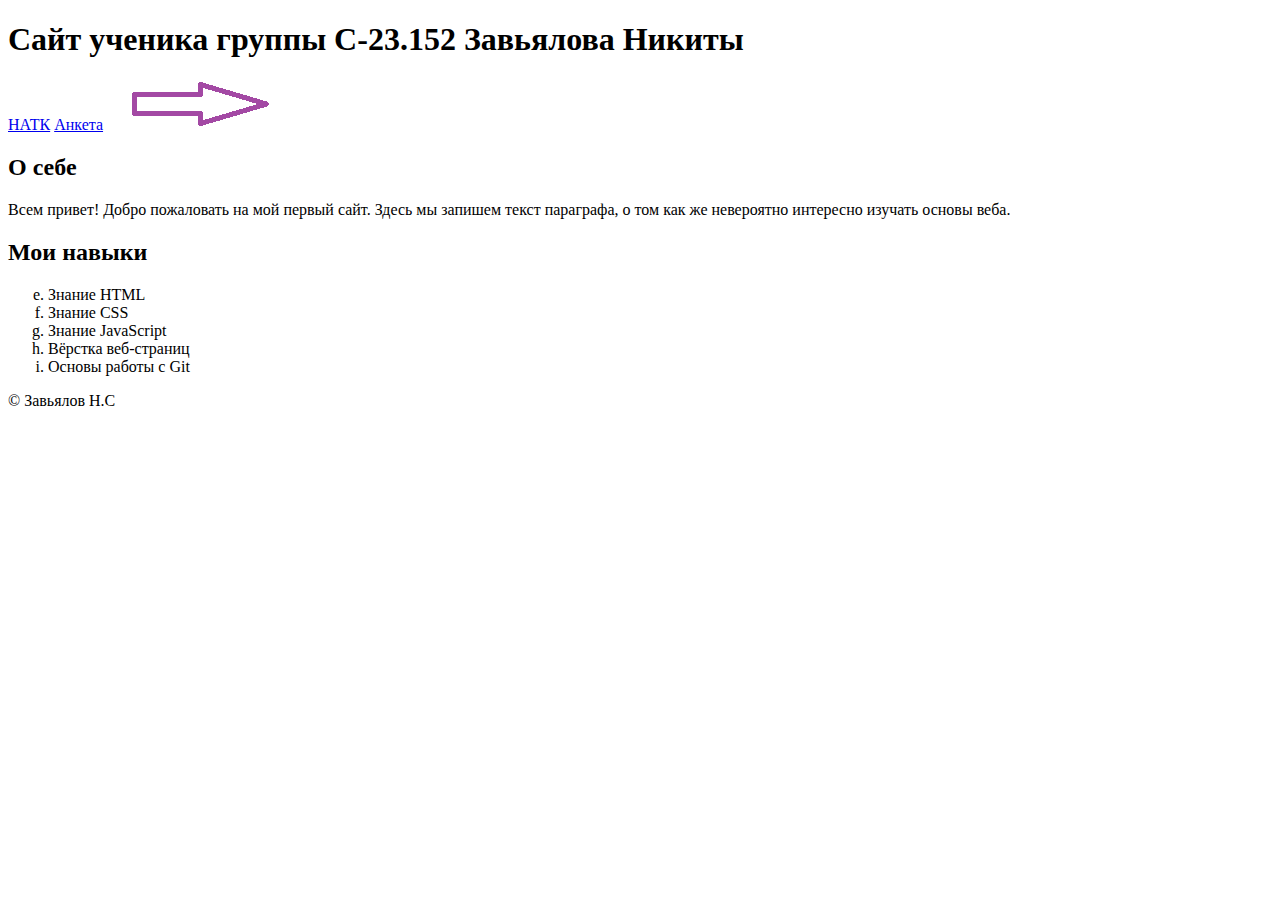
<file: 1 задание/index.html>
<!DOCTYPE html>
<html>
<head>
    <meta charset="utf-8">
    <meta name="keywords" content="вёрстка, HTML, CSS, обучение">
    <meta name="description" content="Мой первый сайт">
    <title>Сайт ученика группы С-23.152 Завьялова Никиты</title>
</head>
<body>
    <header>
        <h1>Сайт ученика группы С-23.152 Завьялова Никиты</h1>
    </header>

    <nav>
        <a href="https://natk.ru/" target="_blank">НАТК</a>
        <a href="form.html" download>Анкета</a>
        <a href="https://natk.ru/" target="_blank">
            <img src="button.png" alt="Кнопка мечты" width="200" height="50">
        </a>
    </nav>

    <main>
        <section>
            <h2>О себе</h2>
            <p>Всем привет! Добро пожаловать на мой первый сайт. Здесь мы запишем текст параграфа, о том как же невероятно интересно изучать основы веба.</p>
        </section>

        <section>
            <h2>Мои навыки</h2>
            <ol start="5" type="a">
                <li>Знание HTML</li>
                <li>Знание CSS</li>
                <li>Знание JavaScript</li>
                <li>Вёрстка веб-страниц</li>
                <li>Основы работы с Git</li>
            </ol>
        </section>
    </main>

    <footer>
        <p>&#0169; Завьялов Н.С</p>
    </footer>
</body>
</html>
</file>
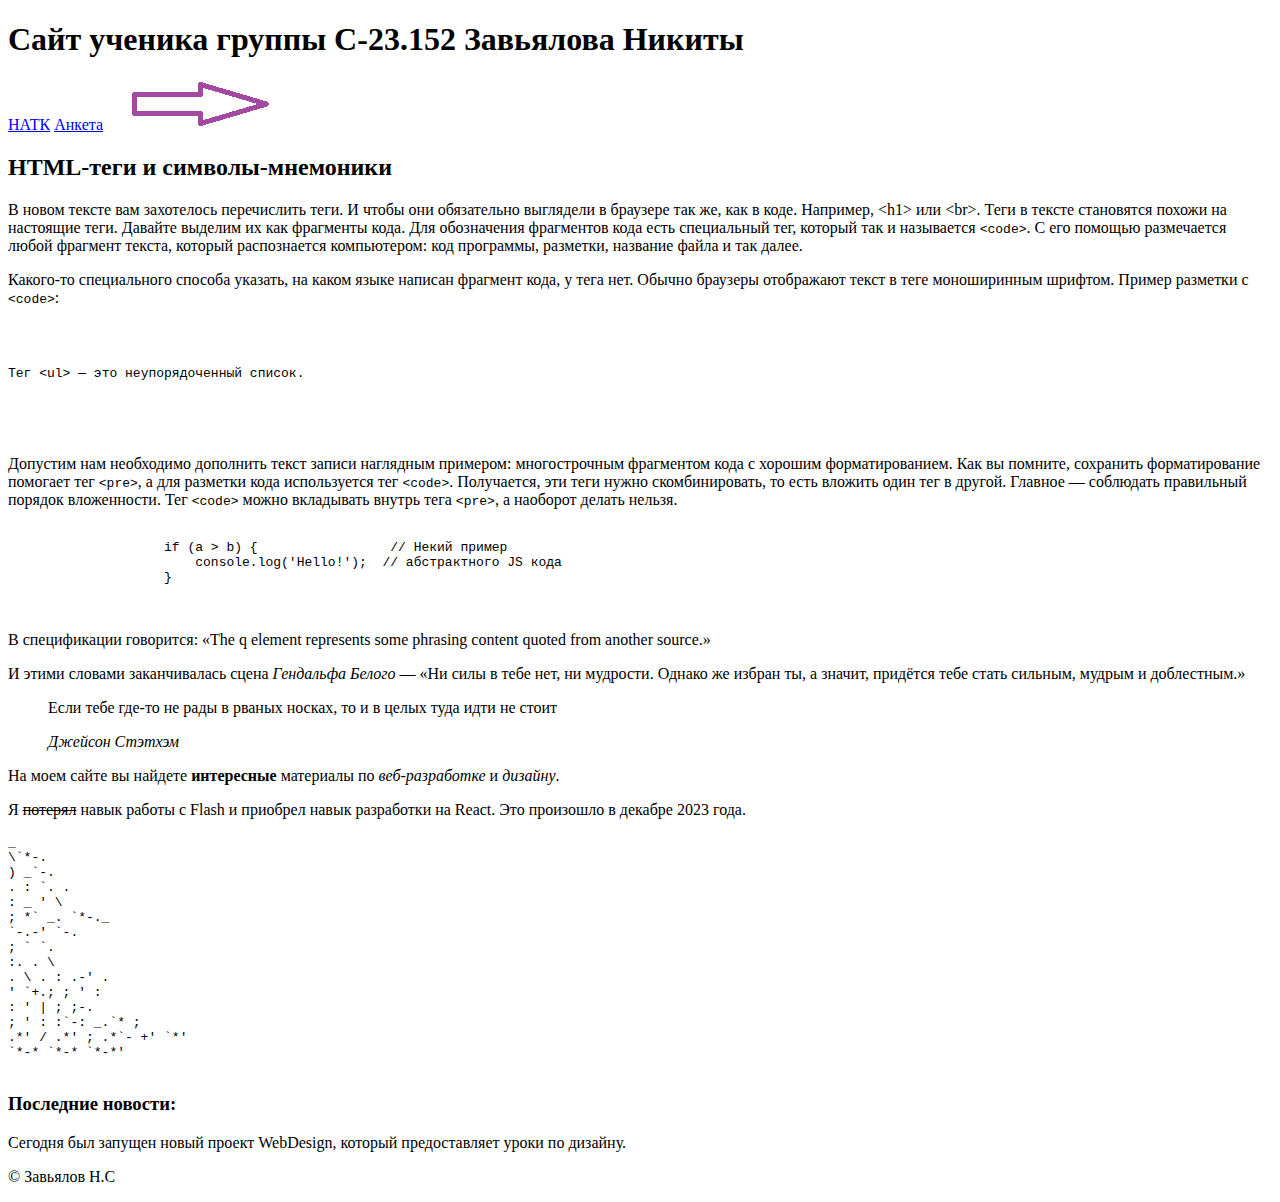
<file: 2 задание/index.html>
<!DOCTYPE html>
<html lang="ru">
  <head>
    <meta charset="UTF-8" />
    <meta name="viewport" content="width=device-width, initial-scale=1.0" />
    <title>Сайт ученика группы С-23.152 Завьялова Никиты</title>
  </head>
  <body>
    <header>
      <h1>Сайт ученика группы С-23.152 Завьялова Никиты</h1>
    </header>

    <nav>
      <a href="https://natk.ru/" target="_blank">НАТК</a>
      <a href="form.html" download>Анкета</a>
      <a href="https://natk.ru/" target="_blank">
        <img src="button.png" alt="Кнопка мечты" width="200" height="50" />
      </a>
    </nav>

    <main>
      <section>
        <h2>HTML-теги и символы-мнемоники</h2>
        <p>
          В новом тексте вам захотелось перечислить теги. И чтобы они
          обязательно выглядели в браузере так же, как в коде. Например,
          &lt;h1&gt; или &lt;br&gt;. Теги в тексте становятся похожи на
          настоящие теги. Давайте выделим их как фрагменты кода. Для обозначения
          фрагментов кода есть специальный тег, который так и называется
          <code>&lt;code&gt;</code>. С его помощью размечается любой фрагмент
          текста, который распознается компьютером: код программы, разметки,
          название файла и так далее.
        </p>

        <p>
          Какого-то специального способа указать, на каком языке написан
          фрагмент кода, у тега нет. Обычно браузеры отображают текст в теге
          моноширинным шрифтом. Пример разметки с <code>&lt;code&gt;</code>:
        </p>

        <pre>
                <code>
                    <p>Тег <code>&lt;ul&gt;</code> — это неупорядоченный список.</p>
                </code>
            </pre>

        <p>
          Допустим нам необходимо дополнить текст записи наглядным примером:
          многострочным фрагментом кода с хорошим форматированием. Как вы
          помните, сохранить форматирование помогает тег
          <code>&lt;pre&gt;</code>, а для разметки кода используется тег
          <code>&lt;code&gt;</code>. Получается, эти теги нужно скомбинировать,
          то есть вложить один тег в другой. Главное — соблюдать правильный
          порядок вложенности. Тег <code>&lt;code&gt;</code> можно вкладывать
          внутрь тега <code>&lt;pre&gt;</code>, а наоборот делать нельзя.
        </p>

        <pre>
                <code>
                    if (a > b) {                 // Некий пример
                        console.log('Hello!');  // абстрактного JS кода
                    }
                </code>
            </pre>

        <p>
          В спецификации говорится:
          <q cite="https://www.w3.org/TR/html52/"
            >The q element represents some phrasing content quoted from another
            source.</q
          >
        </p>

        <p>
          И этими словами заканчивалась сцена<cite> Гендальфа Белого</cite> —
          <q
            >Ни силы в тебе нет, ни мудрости. Однако же избран ты, а значит,
            придётся тебе стать сильным, мудрым и доблестным.</q
          >
        </p>

        <blockquote>
          <p>
            Если тебе где-то не рады в рваных носках, то и в целых туда идти не
            стоит
          </p>
          <cite>Джейсон Стэтхэм</cite>
        </blockquote>

        <p>
          На моем сайте вы найдете <strong>интересные</strong> материалы по
          <em>веб-разработке</em> и <em>дизайну</em>.
        </p>

        <p>
            <p>Я <del>потерял</del> навык работы с Flash и приобрел</ins> навык разработки на React. Это произошло в <time datetime="2023-11-15T12:00">декабре 2023 года</time>.</p>
        </p>
        <pre>
_ 
\`*-.
) _`-.
. : `. .
: _ ' \
; *` _. `*-._
`-.-' `-.
; ` `.
:. . \
. \ . : .-' .
' `+.; ; ' :
: ' | ; ;-.
; ' : :`-: _.`* ;
.*' / .*' ; .*`- +' `*'
`*-* `*-* `*-*'
        </pre>
      </section>

      <div>
        <h3>Последние новости:</h3>
        <p>
          Сегодня был запущен новый проект
          <span class="highlight">WebDesign</span>, который предоставляет уроки
          по дизайну.
        </p>
      </div>
    </main>

    <footer>
      <p>&#0169; Завьялов Н.С</p>
    </footer>
  </body>
</html>
</file>
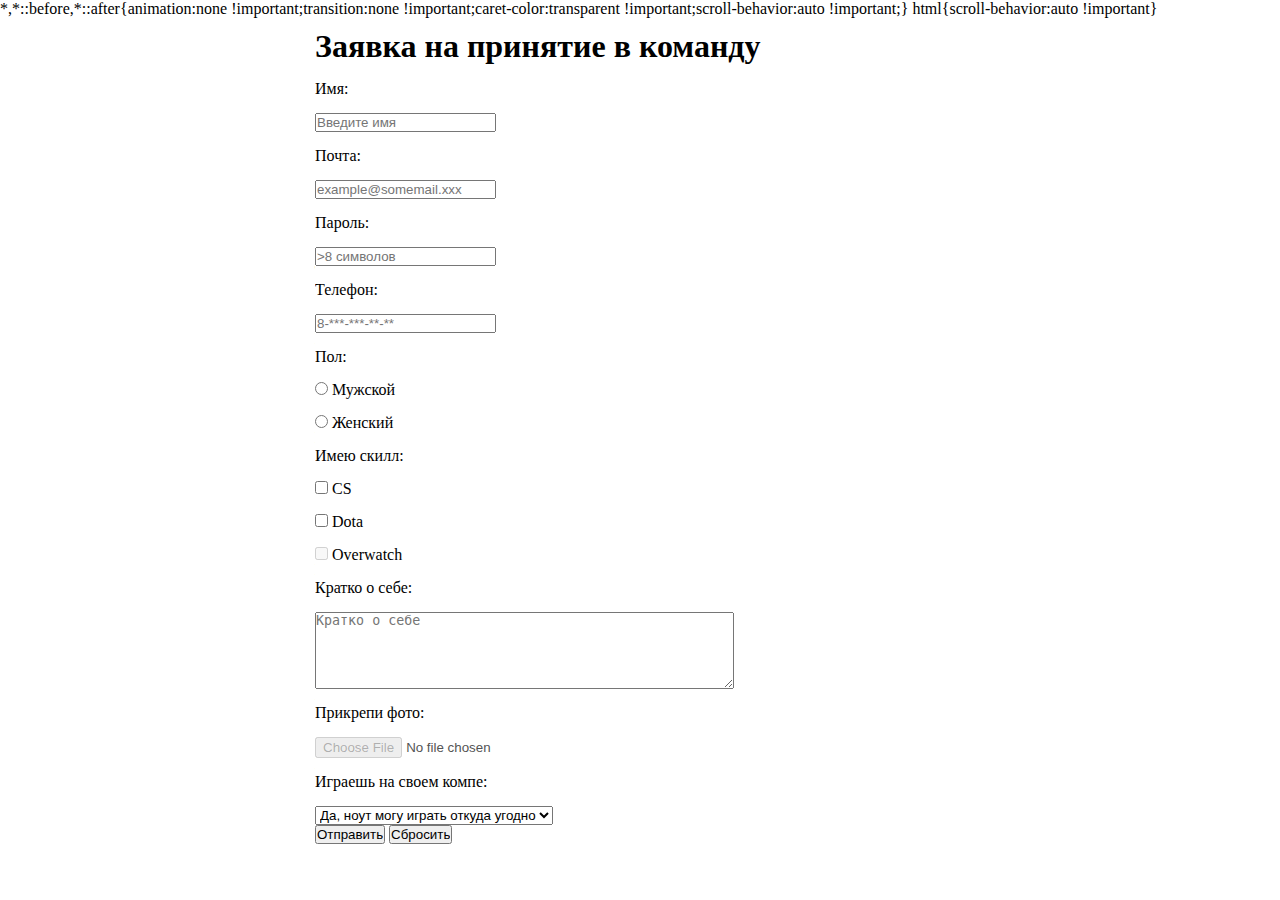
<file: 3 задание/index.html>
<!DOCTYPE html>
<html lang="ru">
<head>
    <meta charset="UTF-8">
    <meta name="viewport" content="width=device-width, initial-scale=1.0">
    <link rel="stylesheet" href="style.css">
</head>
<body>
    <form action="#" method="get">
        <h1>Заявка на принятие в команду</h1>

        <label for="name">Имя:</label>
        <input type="text" id="name" name="name" required placeholder="Введите имя">

        <label for="email">Почта:</label>
        <input type="email" id="email" name="email" required placeholder="example@somemail.xxx">

        <label for="password">Пароль:</label>
        <input type="password" id="password" name="password" required minlength="8" placeholder=">8 символов">

        <label for="phone">Телефон:</label>
        <input type="tel" id="phone" name="phone" pattern="8-[0-9]{3}-[0-9]{3}-[0-9]{2}-[0-9]{2}" required placeholder="8-***-***-**-**">

        <div>
            <label>Пол:</label>
            <label><input type="radio" name="gender" value="male" required> Мужской</label>
            <label><input type="radio" name="gender" value="female" required> Женский</label>
        </div>

        <div>
            <label>Имею скилл:</label>
            <label><input type="checkbox" name="skill" value="CS" required> CS</label>
            <label><input type="checkbox" name="skill" value="dota" required> Dota</label>
            <label><input type="checkbox" name="skill" value="overwatch" disabled> Overwatch</label>
        </div>

        <label for="aboutMe">Кратко о себе:</label>
        <textarea id="aboutMe" name="aboutMe" rows="5" cols="50" required placeholder="Кратко о себе"></textarea>

        <label for="photo">Прикрепи фото:</label>
        <input type="file" id="photo" name="photo" disabled>

        <label for="computer">Играешь на своем компе:</label>
        <select id="computer" name="computer" required>
            <option value="home">Да, только из дома</option>
            <option value="external">Нет, могу на вашем</option>
            <option value="anywhere" selected>Да, ноут могу играть откуда угодно</option>
        </select>

        <div>
            <input type="submit" value="Отправить">
            <input type="reset" value="Сбросить">
        </div>
    </form>
</body>
</html>
</file>
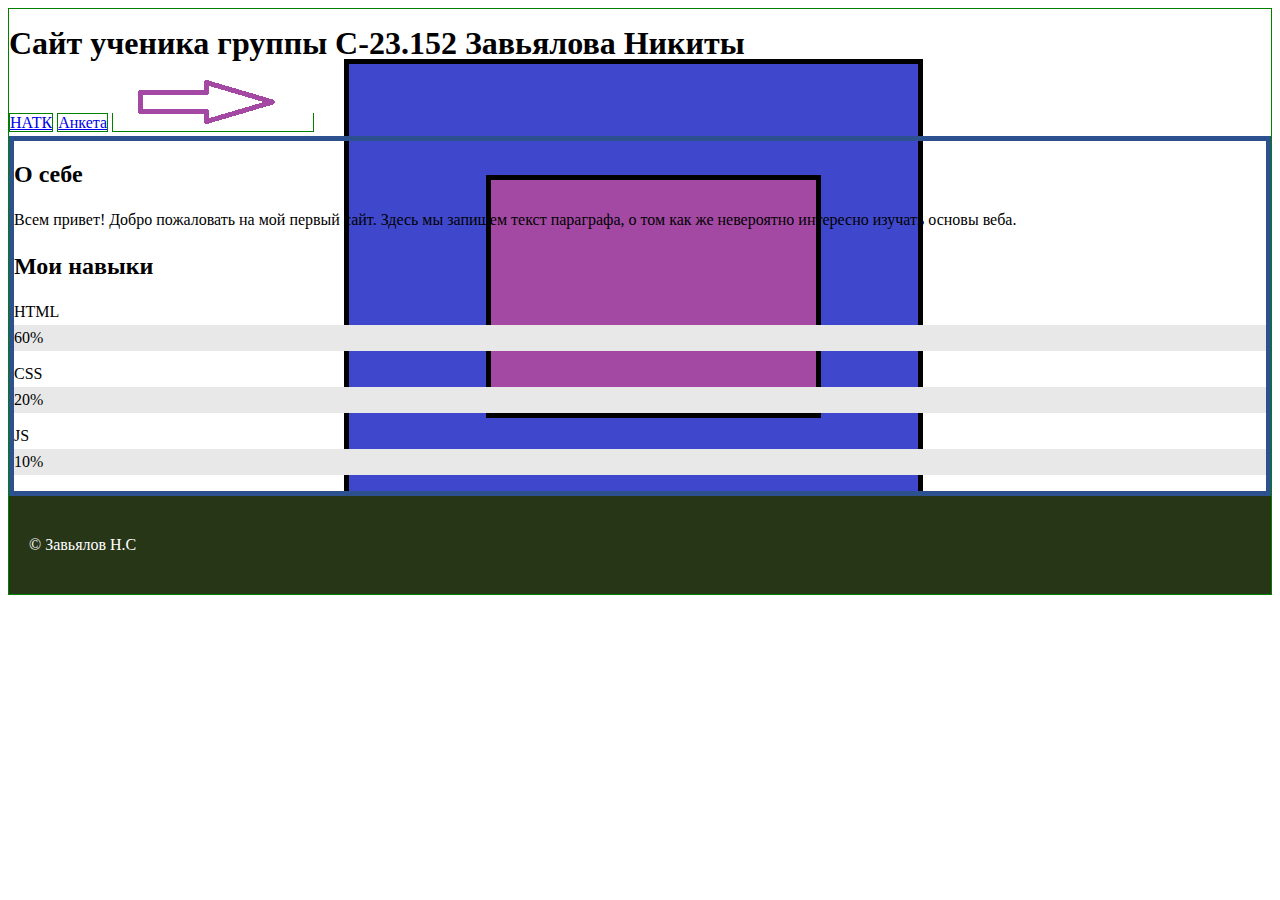
<file: 4 задание/index.html>
<!DOCTYPE html>
<html lang="ru">
<head>
    <meta charset="UTF-8">
    <meta name="viewport" content="width=device-width, initial-scale=1.0">
    <title>Сайт ученика группы С-23.152 Завьялова Никиты</title>
    <link rel="stylesheet" href="style.css">
</head>
<body>
    <header>
        <h1>Сайт ученика группы С-23.152 Завьялова Никиты</h1>
    </header>

    <nav>
        <a href="https://natk.ru/" target="_blank">НАТК</a>
        <a href="form.html" download>Анкета</a>
        <a href="https://natk.ru/" target="_blank">
            <img src="button.png" alt="Кнопка мечты" width="200" height="50">
        </a>
    </nav>

    <main>
        <section>
            <h2>О себе</h2>
            <p>Всем привет! Добро пожаловать на мой первый сайт. Здесь мы запишем текст параграфа, о том как же невероятно интересно изучать основы веба.</p>
        </section>

        <section>
            <h2>Мои навыки</h2>
            <dl class="skills">
                <dt>HTML</dt>
                <dd>60%</dd>
                <dt>CSS</dt>
                <dd>20%</dd>
                <dt>JS</dt>
                <dd>10%</dd>
            </dl>
        </section>
    </main>

    <footer class="page-footer">
        <p>&#0169; Завьялов Н.С</p>
    </footer>
</body>
</html>
</file>
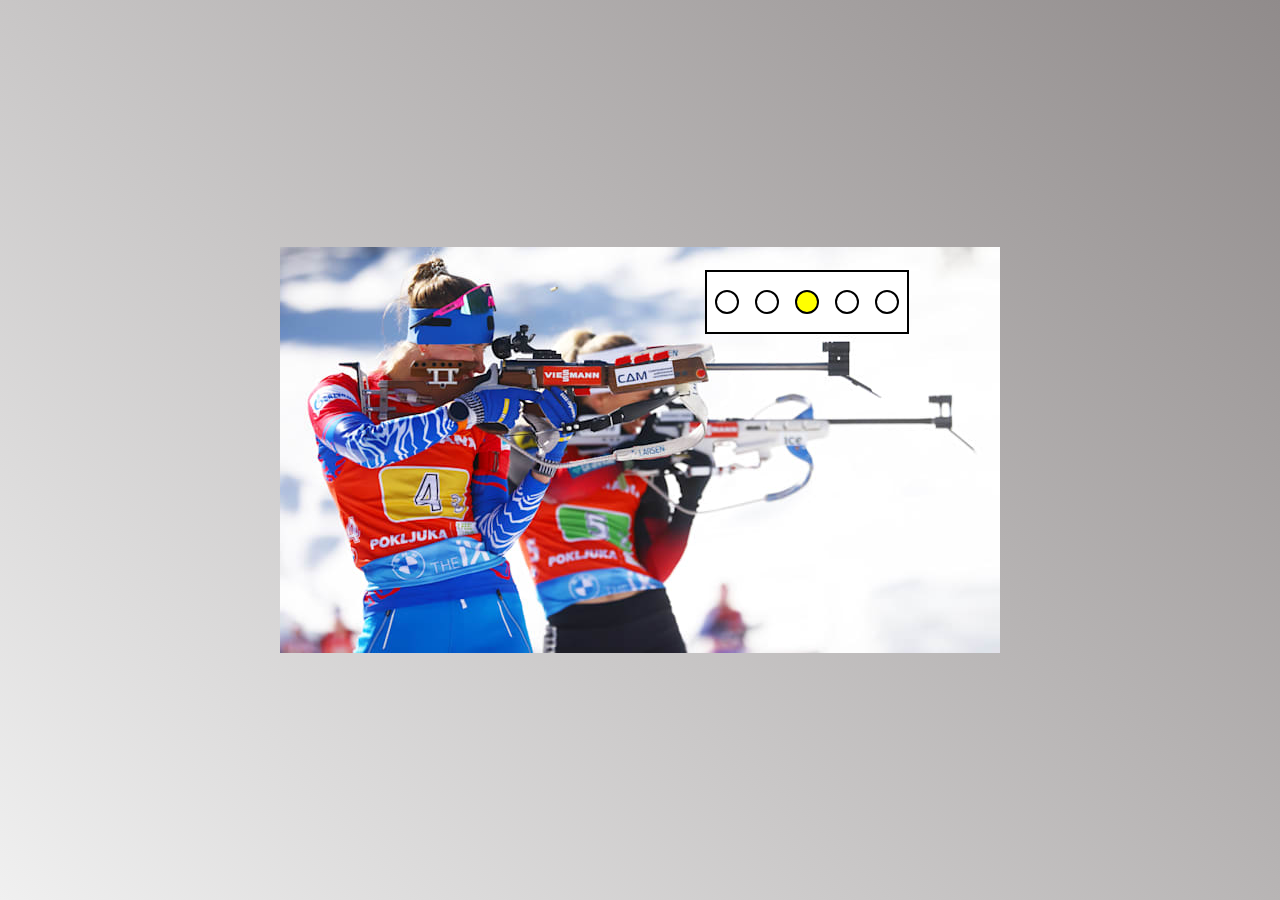
<file: 5 задание/index.html>
<!DOCTYPE html>
<html lang="ru">
  <head>
    <meta charset="UTF-8" />
    <meta http-equiv="X-UA-Compatible" content="IE=edge" />
    <meta name="viewport" content="width=device-width, initial-scale=1.0" />
    <link rel="stylesheet" href="main-style.css" />
    <link rel="stylesheet" href="style.css" />
    <title>Document</title>
  </head>
  <body>
    <div class="main">
      <div class="shooter-1">
        <ul class="target">
          <li class="first"></li>
          <li class="second"></li>
          <li class="third"></li>
          <li class="fourth"></li>
          <li class="fifth"></li>
        </ul>
      </div>
      <div class="shooter-2">
        <ul class="target">
          <li class="first"></li>
          <li class="second"></li>
          <li class="third"></li>
          <li class="fourth"></li>
          <li class="fifth"></li>
        </ul>
      </div>
    </div>
  </body>
</html>
</file>
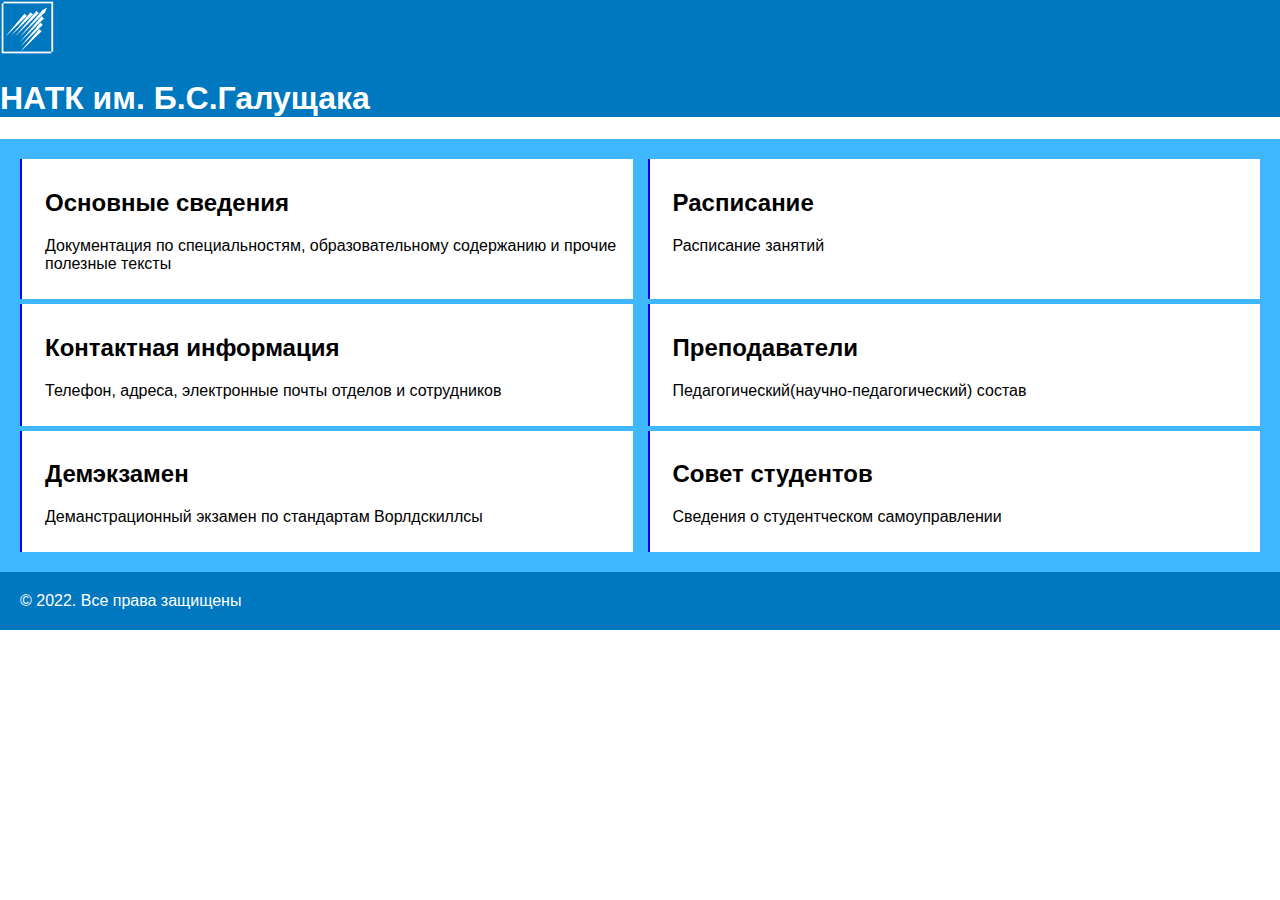
<file: 6 задание/index.html>
<!DOCTYPE html>
<html lang="ru">
<head>
  <meta charset="UTF-8">
  <link rel="stylesheet" href="main-style.css">
  <link rel="stylesheet" href="grid.css">
  <title>Поток HTML документа</title>
</head>
<body>
    <header>
      <img src="logo.png" alt="Логотип НАТК им. Б.С.Галущака" />
      <h1>НАТК им. Б.С.Галущака</h1>
    </header>
    <main>
      <ul>
        <li class="useful-links">
          <h2>Основные сведения</h2>
          <p>
            Документация по специальностям, образовательному содержанию и прочие
            полезные тексты
          </p>
        </li>
        <li class="useful-links">
          <h2>Расписание</h2>
          <p>Расписание занятий</p>
        </li>
        <li class="useful-links">
          <h2>Контактная информация</h2>
          <p>Телефон, адреса, электронные почты отделов и сотрудников</p>
        </li>
        <li class="useful-links">
          <h2>Преподаватели</h2>
          <p>Педагогический(научно-педагогический) состав</p>
        </li>
        <li class="useful-links">
          <h2>Демэкзамен</h2>
          <p>Деманстрационный экзамен по стандартам Ворлдскиллсы</p>
        </li>
        <li class="useful-links">
          <h2>Совет студентов</h2>
          <p>Сведения о студентческом самоуправлении</p>
        </li>
      </ul>
    </main>

    <footer>&copy; 2022. Все права защищены</footer>
  </body>
</html>
</file>
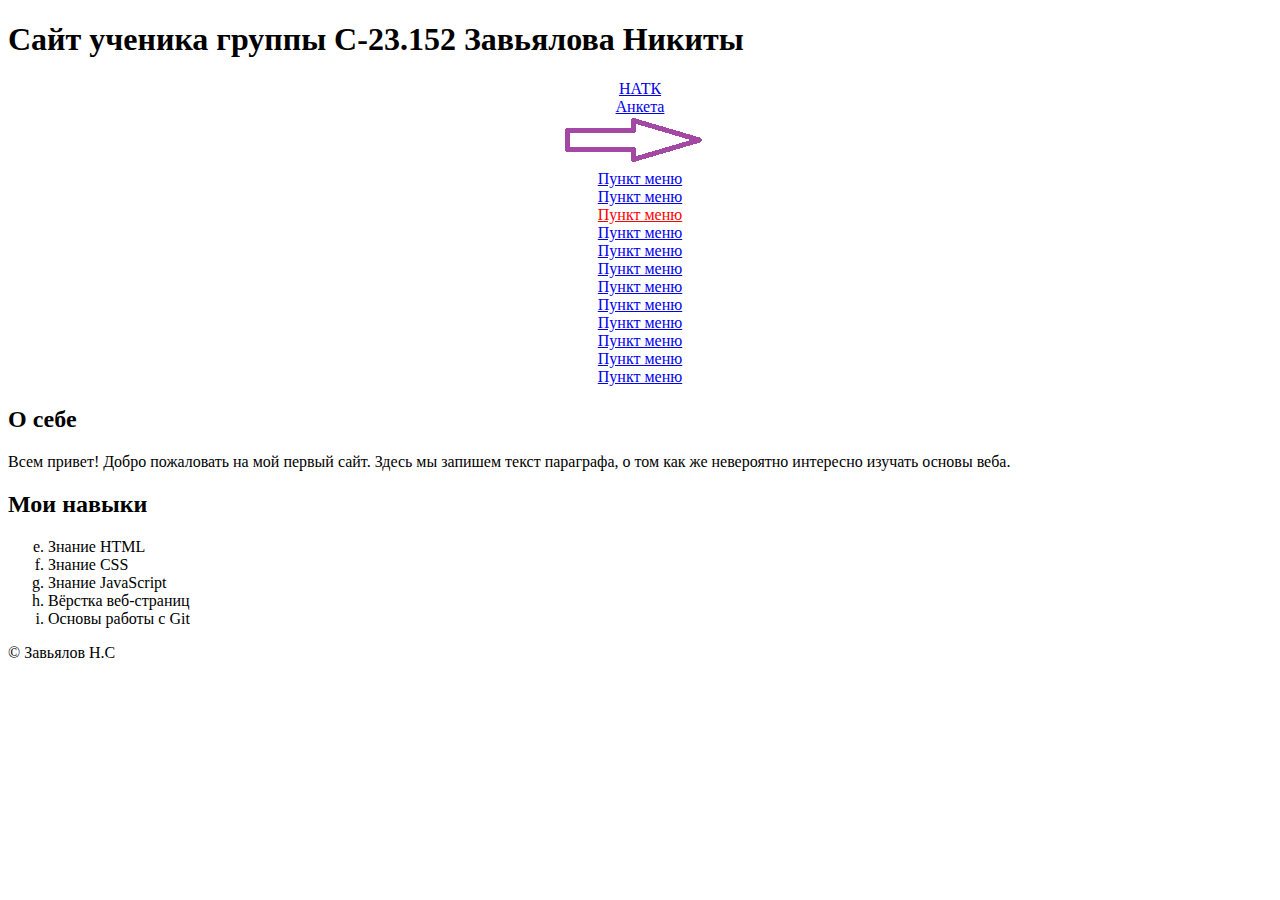
<file: 6.1 задание/index.html>
<!DOCTYPE html>
<html>
  <head>
    <meta charset="utf-8" />
    <meta name="keywords" content="вёрстка, HTML, CSS, обучение" />
    <meta name="description" content="Мой первый сайт" />
    <title>Сайт ученика группы С-23.152 Завьялова Никиты</title>
    <link rel="stylesheet" href="style.css" />
  </head>

  <body>
    <header>
      <h1>Сайт ученика группы С-23.152 Завьялова Никиты</h1>
    </header>

    <nav>
      <a href="https://natk.ru/" target="_blank">НАТК</a>
      <a href="form.html" download>Анкета</a>
      <a href="https://natk.ru/" target="_blank">
        <img src="button.png" alt="Кнопка мечты" width="200" height="50" />
      </a>

      <a href="#">Пункт меню</a>
      <a href="#">Пункт меню</a>
      <a href="#">Пункт меню</a>
      <a href="#">Пункт меню</a>
      <a href="#">Пункт меню</a>
      <a href="#">Пункт меню</a>
      <a href="#">Пункт меню</a>
      <a href="#">Пункт меню</a>
      <a href="#">Пункт меню</a>
      <a href="#">Пункт меню</a>
      <a href="#">Пункт меню</a>
      <a href="#">Пункт меню</a>

    </nav>

    <main>
      <section>
        <h2>О себе</h2>
        <p>
          Всем привет! Добро пожаловать на мой первый сайт. Здесь мы запишем
          текст параграфа, о том как же невероятно интересно изучать основы
          веба.
        </p>
      </section>

      <section>
        <h2>Мои навыки</h2>
        <ol start="5" type="a">
          <li>Знание HTML</li>
          <li>Знание CSS</li>
          <li>Знание JavaScript</li>
          <li>Вёрстка веб-страниц</li>
          <li>Основы работы с Git</li>
        </ol>
      </section>
    </main>

    <footer>
      <p>&#0169; Завьялов Н.С</p>
    </footer>
  </body>
</html>
</file>
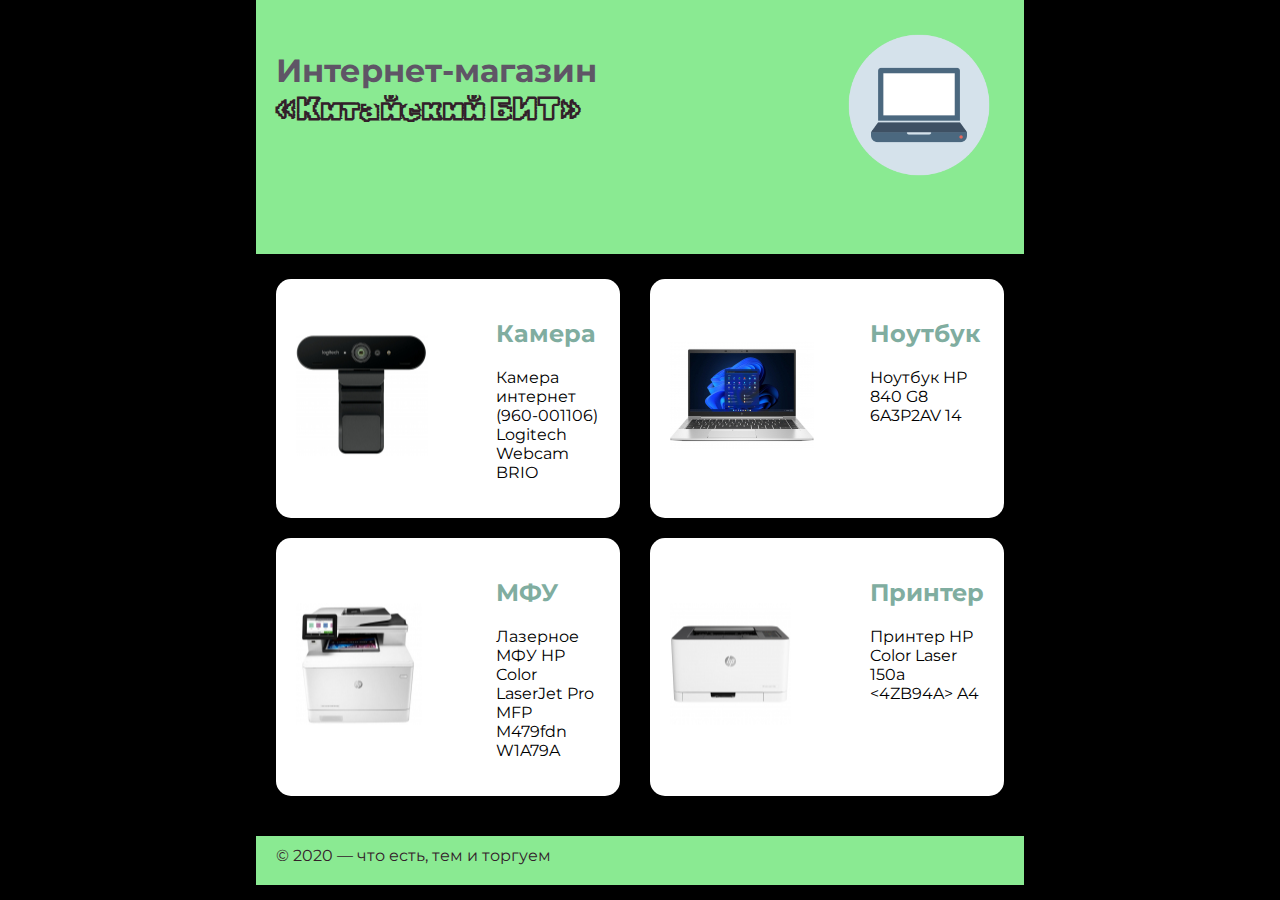
<file: 6 задание/unit/index.html>
﻿<!DOCTYPE html>
<html lang="ru">
<head>
  <meta charset="UTF-8">
  <link rel="stylesheet" href="main-style.css">
  <link rel="stylesheet" href="style.css">
  <title>Интернет-магазин «Китайский БИТ»</title>
</head>
<body>
<div class="container">
<header class="page-header">
  <h1 class="title"><span class="accent">Интернет-магазин</span> <br>«Китайский БИТ»</h1>
  <div class="logo">
    <img src="logo.png" width="150" />
  </div>
</header>
<main class="page-main">
  <ol class="products-list">
    <li class="product product-1">
      <h2>Камера</h2>
      <p>Камера интернет (960-001106) Logitech Webcam BRIO</p>
    </li>
    <li class="product product-2">
      <h2>Ноутбук</h2>
      <p>Ноутбук HP 840 G8 6A3P2AV 14</p>
    </li>
    <li class="product product-3">
      <h2>МФУ</h2>
      <p>Лазерное МФУ HP Color LaserJet Pro MFP M479fdn W1A79A</p>
    </li>
    <li class="product product-4">
      <h2>Принтер</h2>
      <p>Принтер HP Color Laser 150a <4ZB94A> A4</p>
    </li>
  </ol>
</main>
<footer class="page-footer">
  © 2020 — что есть, тем и торгуем
</footer>
</div>

</body>
</html>
</file>
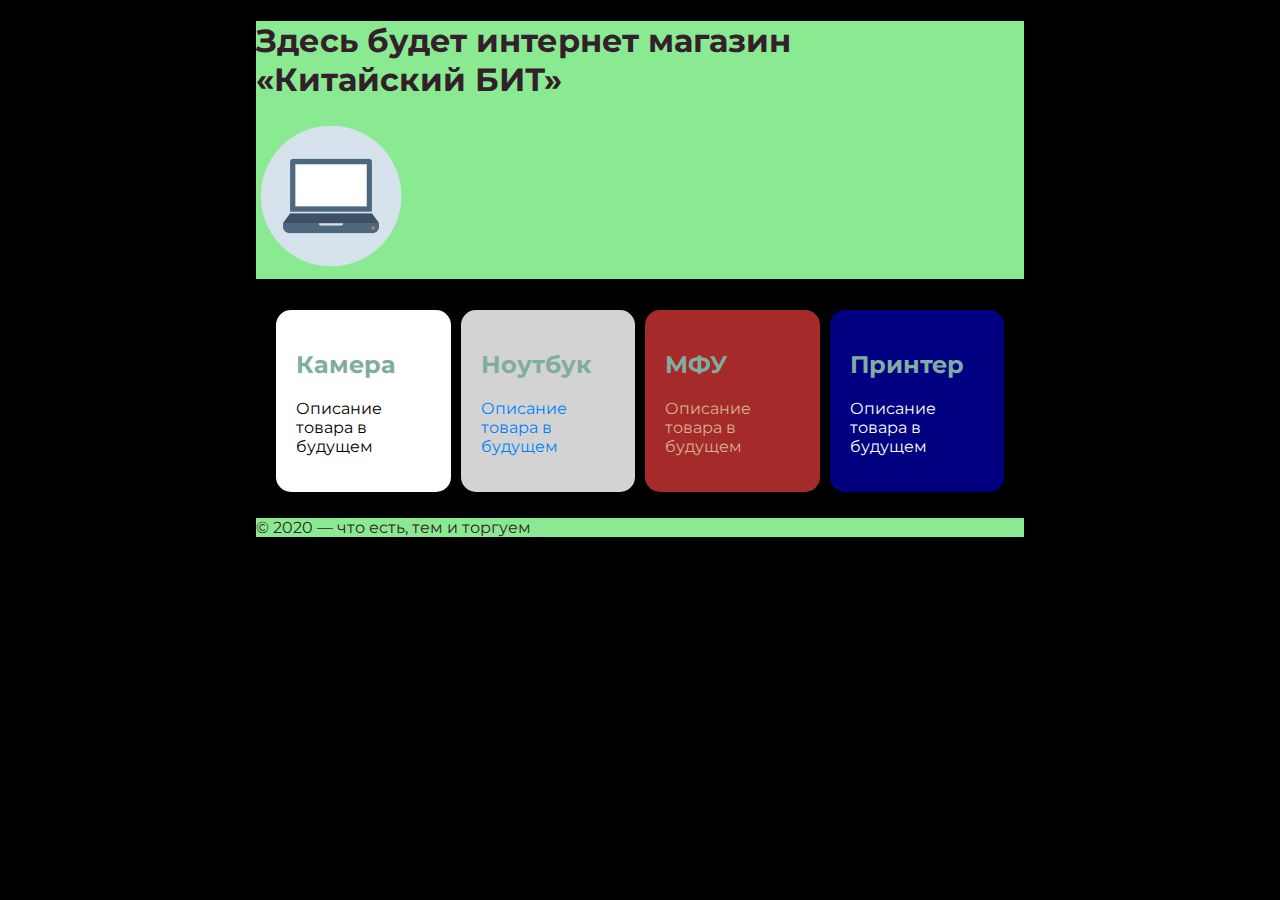
<file: 4 задание/Магазин/unit/index.html>
﻿<!DOCTYPE html>
<html lang="ru">
<head>
  <meta charset="UTF-8">
  <link rel="stylesheet" href="main-style.css">
  <link rel="stylesheet" href="style.css">
  <title>Здесь будет интернет магазин «Китайский БИТ»</title>
</head>
<body>
<div class="container">
<header class="page-header">
  <h1 class="title">Здесь будет интернет магазин <br></<span class="accent">«Китайский БИТ»</span><h1>
  <div class="logo">
    <img src="logo.png" /> 
  </div>
</header>
<main class="page-main">
  <ol class="products-list">
    <li class="product product-1">
      <h2>Камера</h2>
      <p>Описание товара в будущем</p>
    </li>
    <li class="product product-2">
      <h2>Ноутбук</h2>
      <p>Описание товара в будущем</p>
    </li>
    <li class="product product-3">
      <h2>МФУ</h2>
      <p>Описание товара в будущем</p>
    </li>
    <li class="product product-4">
      <h2>Принтер</h2>
      <p>Описание товара в будущем</p>
    </li>
  </ol>
</main>
<footer class="page-footer">
  © 2020 — что есть, тем и торгуем
</footer>
</div>

</body>
</html>
</file>
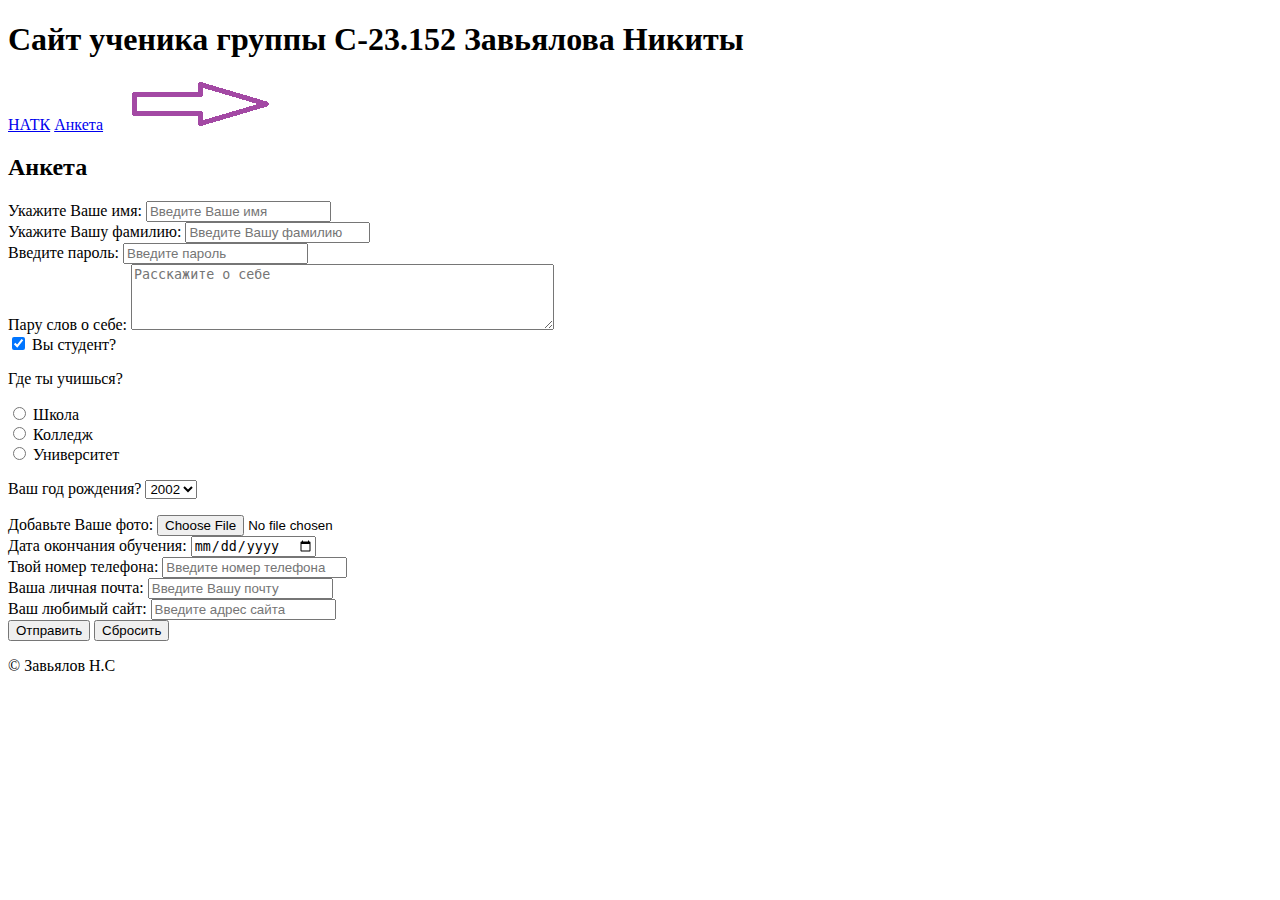
<file: 3 задание/form.html>
<!DOCTYPE html>
<html lang="en">
<head>
    <meta charset="UTF-8">
    <meta name="viewport" content="width=device-width, initial-scale=1.0">
    <title>Сайт ученика группы С-23.152 Завьялова Никиты</title>
</head>
<body>
    <header>
        <h1>Сайт ученика группы С-23.152 Завьялова Никиты</h1>
    </header>

    <nav>
        <a href="https://natk.ru/" target="_blank">НАТК</a>
        <a href="form.html" download>Анкета</a>
        <a href="https://natk.ru/" target="_blank">
            <img src="button.png" alt="Кнопка мечты" width="200" height="50">
        </a>
    </nav>

    <main>
        <form action="#" method="get" enctype="multipart/form-data">
            <h2>Анкета</h2>

            <label for="userName">Укажите Ваше имя:
                <input type="text" id="userName" name="userName" placeholder="Введите Ваше имя" required>
            </label><br>

            <label for="userSurname">Укажите Вашу фамилию:
                <input type="text" id="userSurname" name="userSurname" placeholder="Введите Вашу фамилию">
            </label><br>

            <label for="userPassword">Введите пароль:
                <input type="password" id="userPassword" name="userPassword" placeholder="Введите пароль">
            </label><br>

            <label for="aboutMe">Пару слов о себе:
                <textarea id="aboutMe" name="aboutMe" rows="4" cols="50" placeholder="Расскажите о себе"></textarea><br>
            </label>

            <input type="checkbox" id="question" name="question" checked>
            <label for="question">Вы студент?</label><br>

            <p>Где ты учишься?</p>
            <label>
                <input type="radio" name="eduorg" value="school">
                Школа
            </label><br>
            <label>
                <input type="radio" name="eduorg" value="college">
                Колледж
            </label><br>
            <label>
                <input type="radio" name="eduorg" value="university">
                Университет
            </label><br>

            <p>
                <label for="birthYear">Ваш год рождения?</label>
                <select id="birthYear" name="bdyear" placeholder="Выберите год рождения">
                    <option value="2002">2002</option>
                    <option value="2003">2003</option>
                    <option value="2004">2004</option>
                    <option value="2005">2005</option>
                    <option value="2006">2006</option>
                </select>
            </p>

            <label for="profilepic">Добавьте Ваше фото:
                <input type="file" id="profilepic" name="profilepic" placeholder="Выберите файл">
            </label><br>

            <label for="hiddenField" hidden>Скрытое поле:</label>
            <input type="hidden" id="hiddenField" name="hiddenField" value="hiddenValue">

            <label for="endDate">Дата окончания обучения:
                <input type="date" id="endDate" name="endDate">
            </label><br>

            <label for="phoneNumber">Твой номер телефона:
                <input type="tel" id="phoneNumber" name="phoneNumber" placeholder="Введите номер телефона">
            </label><br>

            <label for="email">Ваша личная почта:
                <input type="email" id="email" name="email" placeholder="Введите Вашу почту">
            </label><br>

            <label for="favoriteSite">Ваш любимый сайт:
                <input type="url" id="favoriteSite" name="favoriteSite" placeholder="Введите адрес сайта">
            </label><br>

            <input type="submit" value="Отправить">

            <input type="reset" value="Сбросить">

        </form>
    </main>

    <footer>
        <p>&#0169; Завьялов Н.С</p>
    </footer>
</body>
</html>
</file>
<file: 3 задание/style.css>
* {
    display: block;
    margin: 0;
    padding: 0;
}

body {
    width: 650px;
    margin: 0 auto;
    padding: 10px 20px;
}

input {
    display: inline;
}

label {
    margin: 15px 0;
}
</file>
<file: 4 задание/style.css>
* {
    padding: 0;
    border: none;
  }
  
  body {
    font-size: 16px;
    line-height: 26px;
    border: 1px solid green;
  }
  
  nav a {
    border: 1px solid green;
  }
  
  footer.page-footer {
    padding: 20px;
    background-color: #283618;
    color: white;
  }
  
  main {
    border: 5px solid #2d508f;
  }
  
  h1 {
    font-size: 2em;
  }
  
  body {
    background: #ffffff url("bg.png") no-repeat top center;
  }
  
  .skills dd {
    background-color: #e8e8e8;
    margin: 0;
    margin-bottom: 10px;
  }
  
  .skills-level {
    font-size: 12px;
    text-align: center;
    color: #ffffff;
    background-color: #4470c4;
  }
  
  .skills-level-ok {
    background-color: #47bb52;
  }
</file>
<file: 5 задание/main-style.css>
* {
  margin: 0;
  padding: 0;
}

body {
  background: linear-gradient(45deg, rgb(240, 240, 240), rgb(144, 139, 139));
}

.main {
  width: 100vw;
  height: 100vh;
  display: flex;
  align-items: center;
  justify-content: center;
  background: url("bg2.jpg") no-repeat center; 
}

.target {
  position: absolute;
  top: 20%;
  right: 29%;
  width: 200px;
  height: 60px;
  display: flex;
  align-items: center;
  justify-content: space-around;
  background-color: white;
  border: 2px solid black;
}

li {
  width: 20px;
  height: 20px;
  list-style: none;
  background-color: black;
  border: 2px solid black;
  border-radius: 50%;
}

.shooter-1, .shooter-2 {
  position: absolute;
  top: 30%;
  right: 29%;
}
</file>
<file: 5 задание/style.css>
.target li {
    background-color: white;
  }
  
  .hit {
    background-color: white;
  }
  
  .miss {
    background-color: red;
  }
  
  .shooter-1 .first, .shooter-1 .second, .shooter-1 .fourth {
    background-color: white;
  }
  
  .shooter-2 .first, .shooter-2 .fifth {
    background-color: white;
  }
  
  .target li:last-child {
    background-color: white;
  }
  
  .target li:nth-child(3) {
    background-color: yellow;
  }
  
  .target li:hover {
    background-color: lightgray;
  }
</file>
<file: 6 задание/main-style.css>
*{
	font-family: "Trebuchet MS", sans-serif;
}

header, footer {
	background: rgb(0,120,191);
	color: white;
}

ul {
	background: rgb(62,183,255);
	color:black;
}
li{
	list-style: none;
	padding: 10px 10px 10px 25px;
	background: white;	
	position:relative;
	
}
li:before{
	display: block;
	content: "";
	position: absolute;
	top:0;
	left:0;
	width: 2px;
	height: 100%;
	background: blue;
}
</file>
<file: 6 задание/grid.css>
body {
  margin: 0;
}

ul {
  margin: 0 auto;
  padding: 20px;
  display: grid;
  grid-template-columns: 1fr 1fr;
  row-gap: 5px; 
  column-gap: 15px; 
}

.page-header {
  padding: 10px 20px 10px 10px;
  display: grid;
  grid-template-columns: 100px 400px;
  justify-content: center;
  align-items: center;
}

.features-list {
  display: grid;
  grid-template-columns: 2fr 1fr; 
  gap: 10px; /
}

ul.features-list {
  margin-top: 0; 
  margin-bottom: 0; 
  padding: 20px; 
}
footer {
  padding: 20px; 
}
</file>
<file: 6.1 задание/style.css>
nav {
  display: flex;
  align-items: center;
  justify-content: space-around;
  flex-wrap: wrap;
  flex-direction: column; 
  width: 50%; 
  margin: 0 auto; 
}


nav > *:nth-child(6) {
  flex: 1 1 50%; 
  color: red;
}
</file>
<file: 6 задание/unit/main-style.css>
@import url('https://fonts.googleapis.com/css2?family=Montserrat:wght@400;600&display=swap');
@import url('https://fonts.googleapis.com/css2?family=Rubik+Iso&display=swap');

* {
	font-family: 'Montserrat', sans-serif;
}

h1{
	font-family: 'Rubik Iso', cursive;

}

body {
	background-color: #000;
}
.container{
	width:768px;
	margin: 0 auto;
}
.page-header,
.page-footer{
	background: #8aea92;
	color: #33202a;
}

.accent{
	color:#5f5566;
}

.product{
	position:relative;
	padding: 20px;
	padding-left: 220px; 
	min-height: 120px;
	background-color:#fff;
	border-radius: 15px;
	list-style: none;
}
li{
	
}
.products-list{
	padding: 10px 20px;
}
.product > h2{
	color: #80ada0;
}
h2:before{
	display: block;
	position: absolute;
	left: 20px;
	top:50%;
	transform: translateY(-50%);
}

.product-1 > h2:before{
	content:url('1.jpg');
}
.product-2 > h2:before{
	content:url('2.jpg');
}
.product-3 > h2:before{
	content:url('3.jpg');
}
.product-4 > h2:before{
	content:url('4.jpg');
}
</file>
<file: 6 задание/unit/style.css>
body {
  margin: 0;
}

.page-header {
  display: grid;
  grid-template-columns: 1fr 160px; 
  gap: 20px;
  padding: 30px 20px 70px;
}
.products-list {
  display: grid;
  grid-template-columns: 1fr 1fr; 
  gap: 20px 30px; 
  padding: 25px 20px 40px;
  margin: 0; 
}
.page-footer {
  padding: 10px 20px 20px; 
}
</file>
<file: 4 задание/Магазин/unit/main-style.css>
@import url('https://fonts.googleapis.com/css2?family=Montserrat:wght@400;600&display=swap');
@import url('https://fonts.googleapis.com/css2?family=Rubik+Iso&display=swap');

* {
	font-family: 'Montserrat', sans-serif;
}

h1 span{
	font-family: 'Rubik Iso', cursive;

}

body {
	background-color: #000;
}
.container{
	width:768px;
	margin: 0 auto;
}
.page-header,
.page-footer{
	background: yellow;
	color: #33202a;
}

.product{
	position:relative;
	padding: 20px;
	min-height: 120px;
	background-color:#fff;
	border-radius: 15px;
	list-style: none;
}

.products-list{
	padding: 10px 20px;
	display:grid;
	grid-template-columns: 1fr 1fr 1fr 1fr;
	column-gap: 10px;
}
.product > h2{
	color: red;
}
</file>
<file: 4 задание/Магазин/unit/style.css>
.logo img {
    width: 150px;
  }
  
  .page-header,
  .page-footer {
    background: #8aea92;
    color: #33202a;
  }
  
  .product > h2 {
    color: #80ada0;
  }
  
  .product-1 {
    background-color: #fff;
    color: #000;
  }
  
  .product-2 {
    background-color: #d3d3d3;
    color: #0080ff; 
  }
  
  .product-3 {
    background-color: #a52a2a;
    color: #d2b48c; 
  }
  
  .product-4 {
    background-color: #000080;
    color: #fff;
  }
</file>
